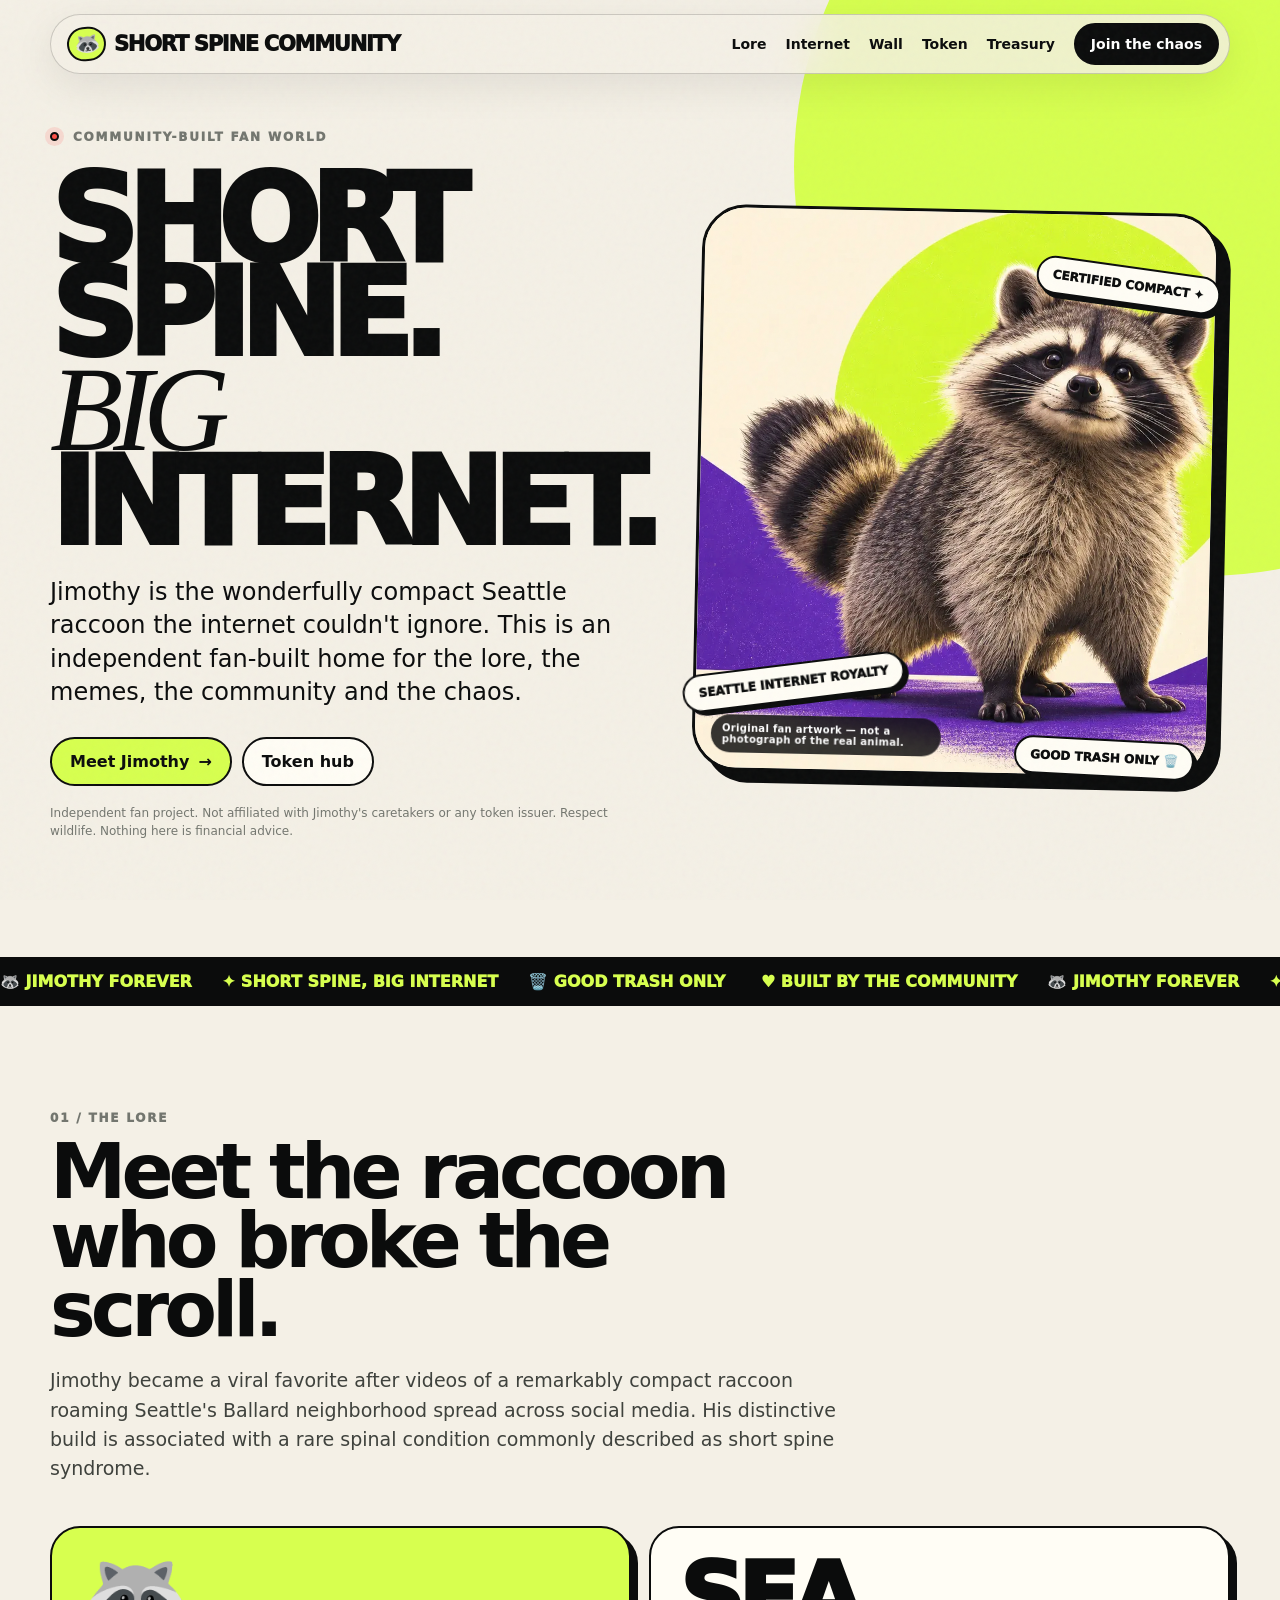
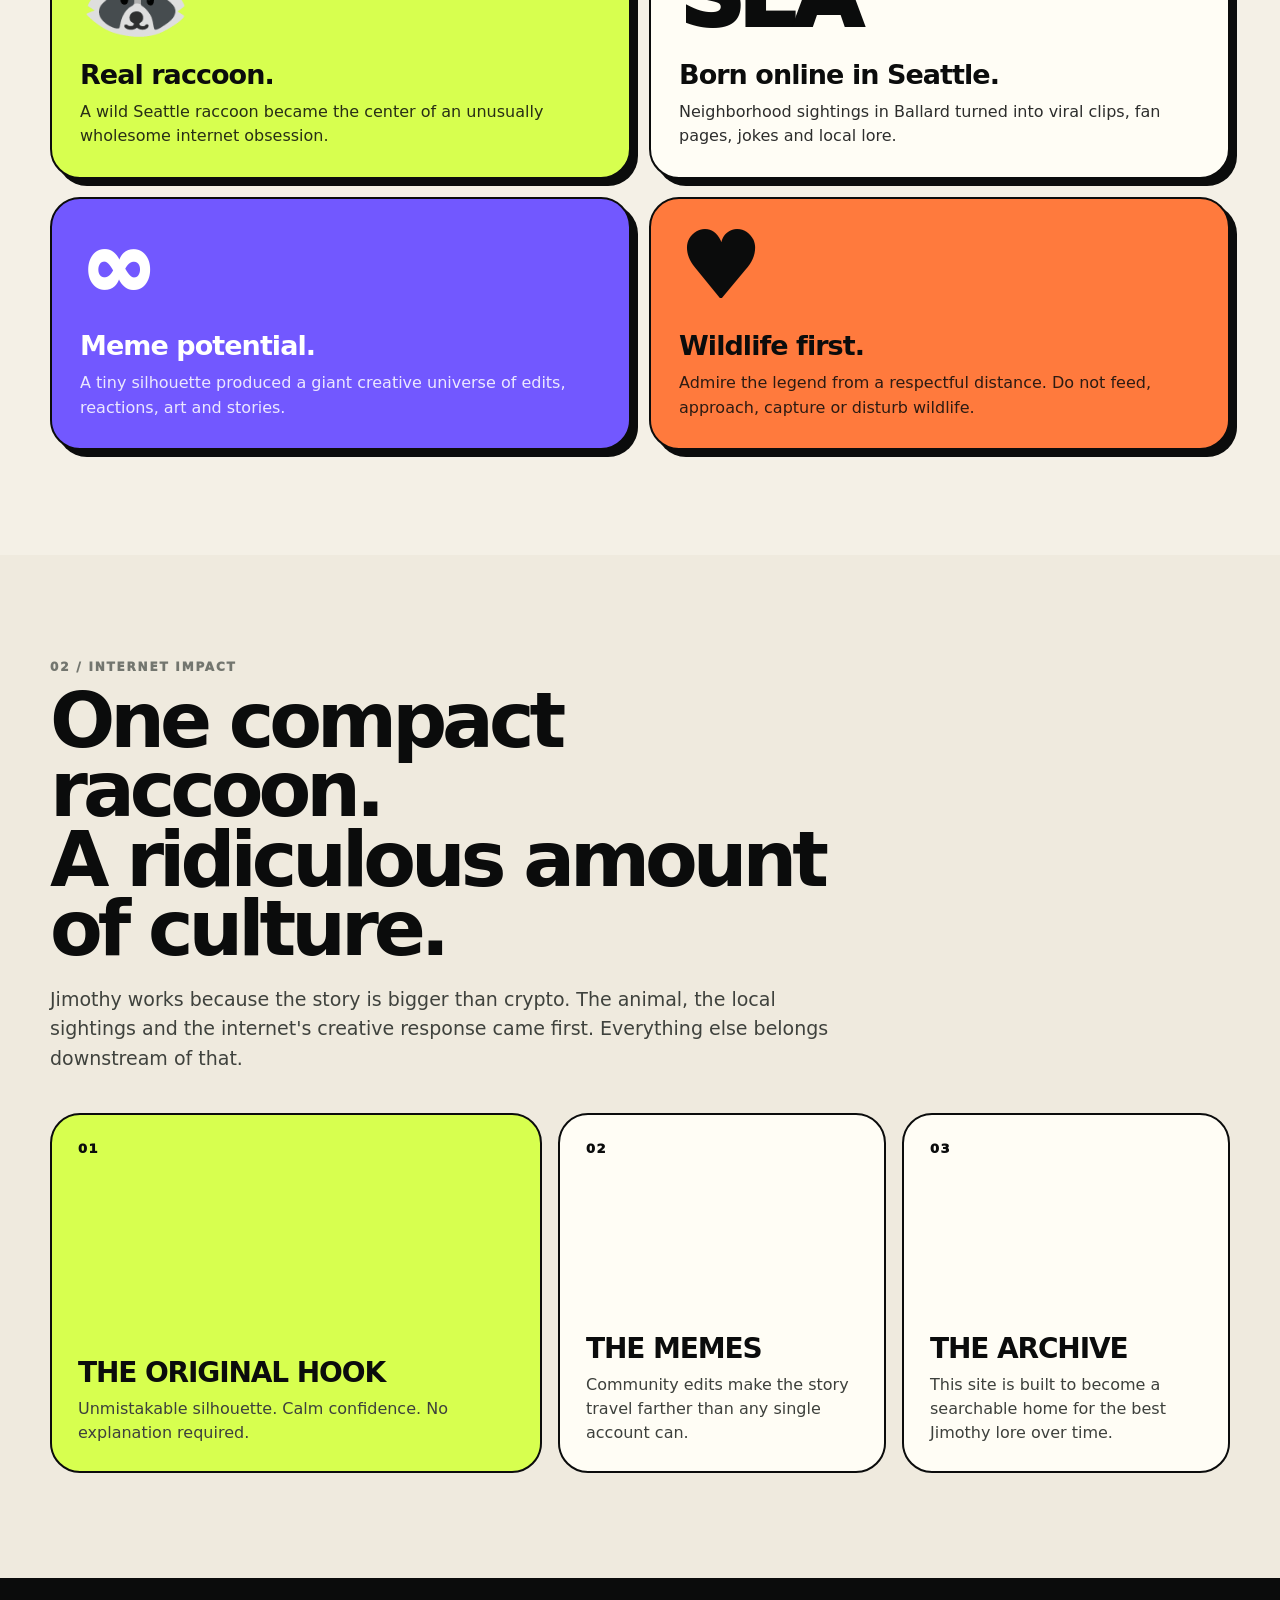
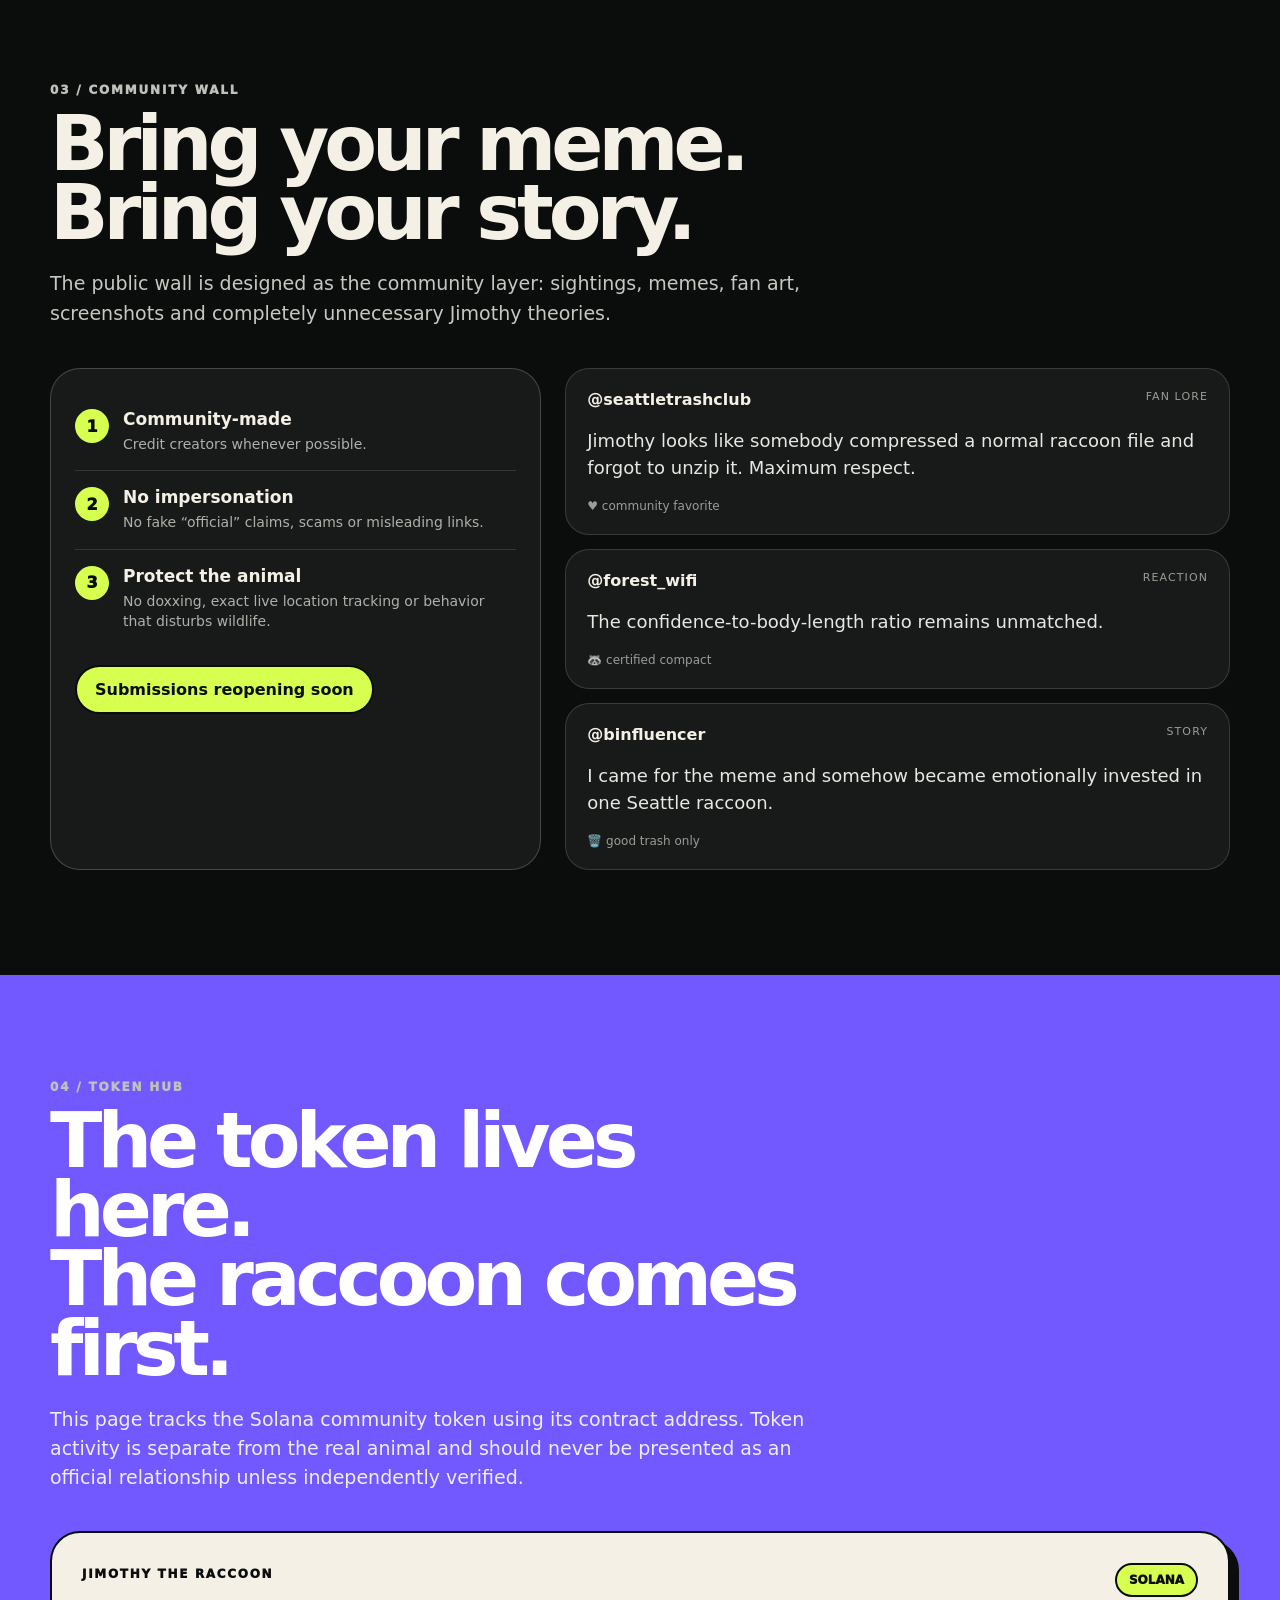
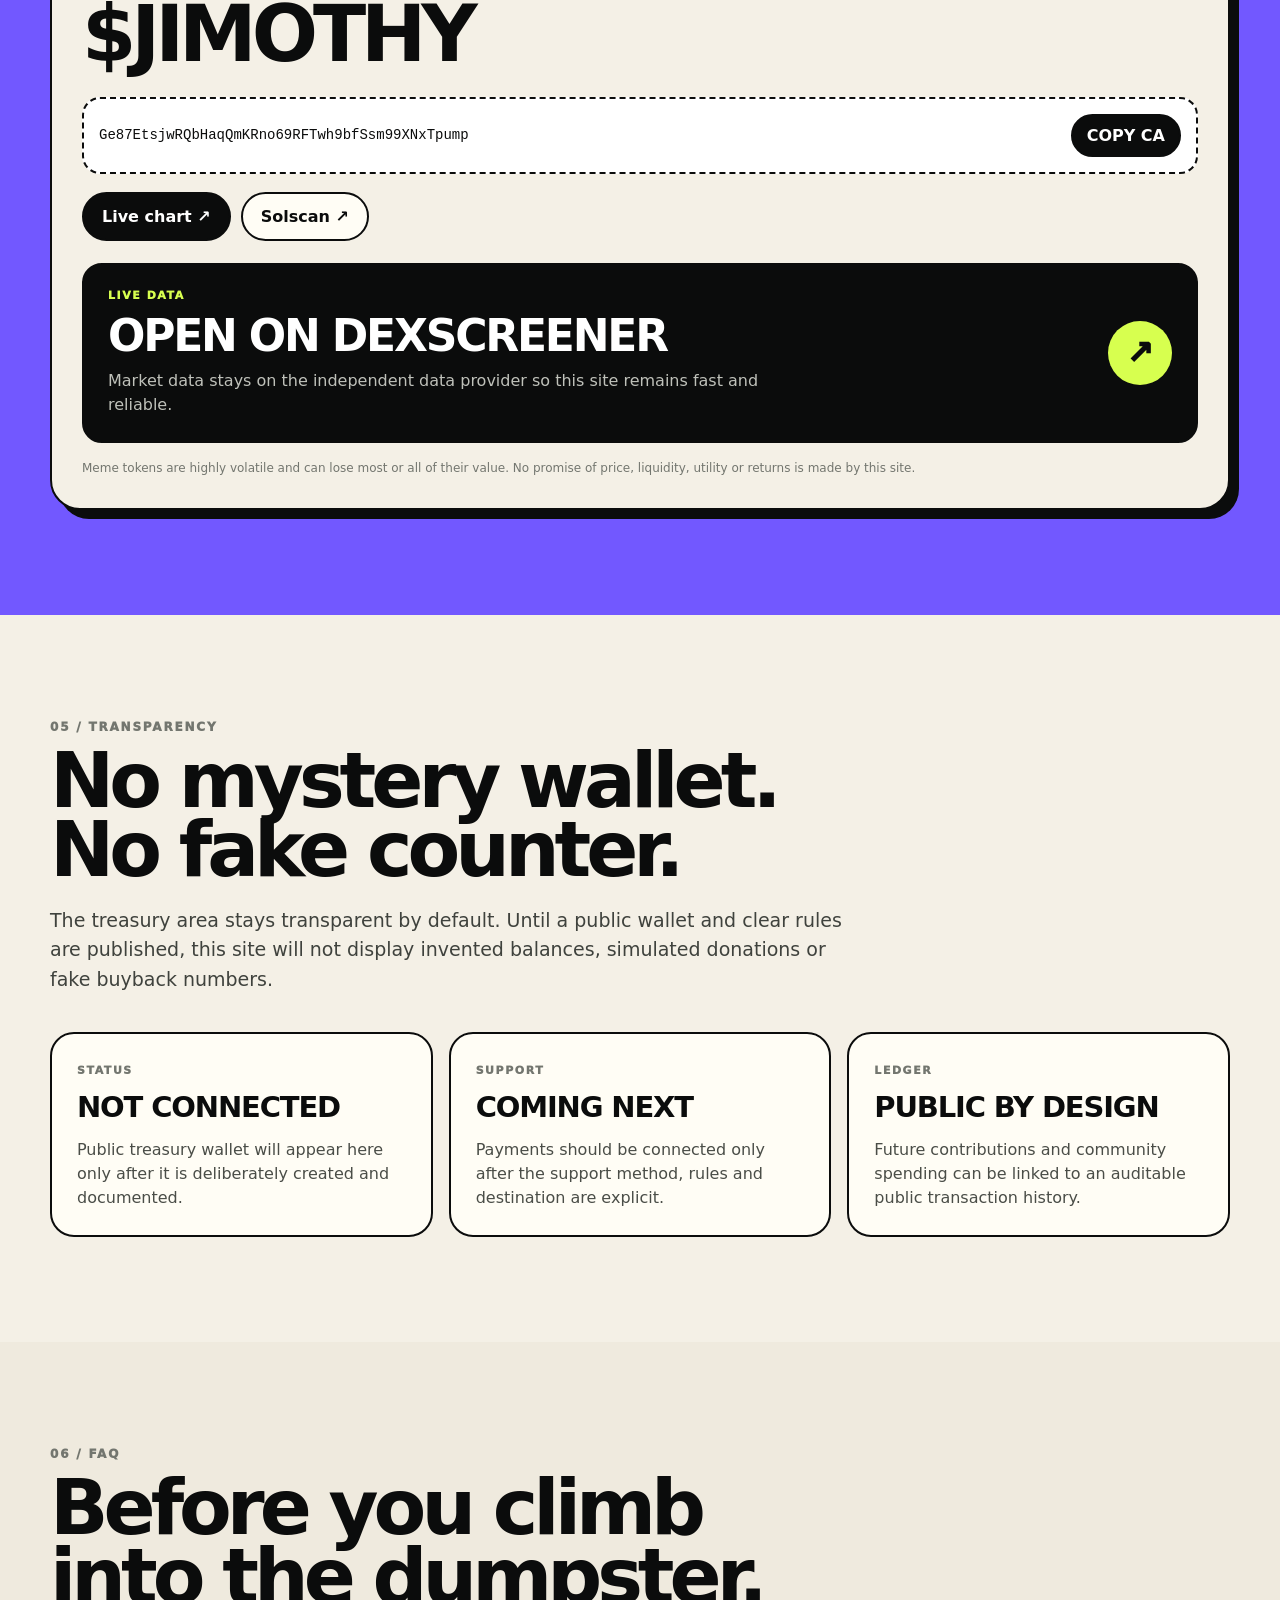
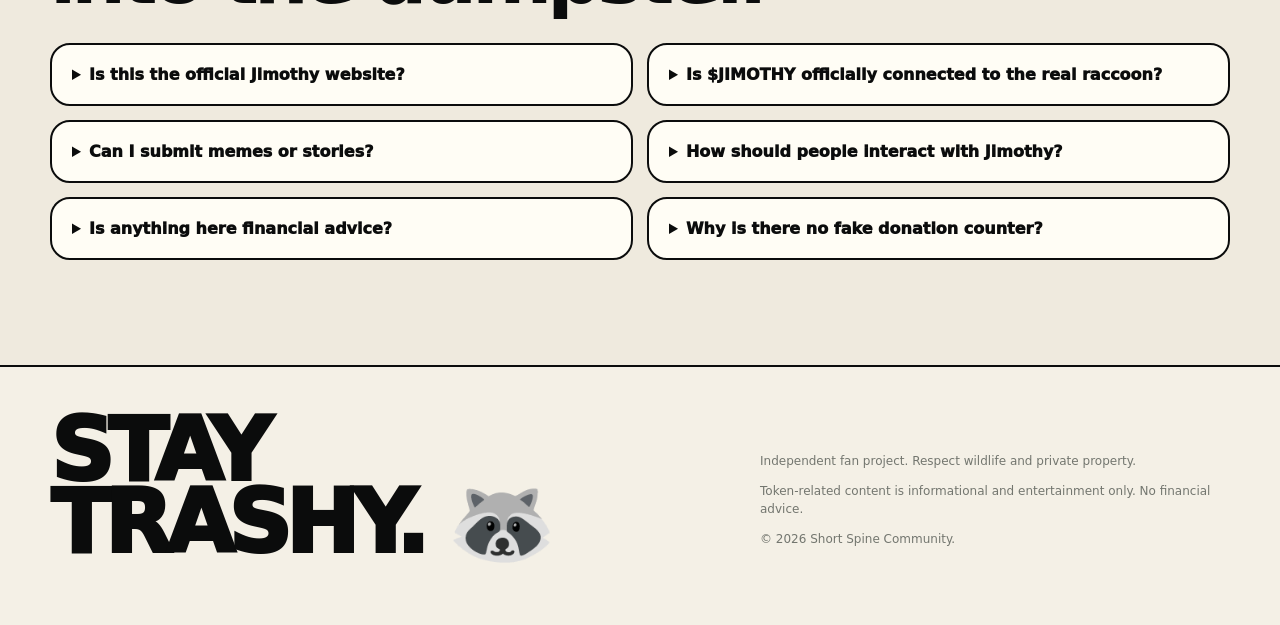
<file: index.html>
<!doctype html>
<html lang="en">
<head>
  <meta charset="utf-8">
  <meta name="viewport" content="width=device-width,initial-scale=1,viewport-fit=cover">
  <meta name="theme-color" content="#d7ff4f">
  <meta name="color-scheme" content="light">
  <title>Short Spine Community — Jimothy Fan Project</title>
  <meta name="description" content="An independent community-built fan world for Jimothy: lore, memes, community, and the Jimothy token hub.">
  <link rel="canonical" href="https://short-spine-community.github.io/">
  <meta property="og:title" content="Short Spine Community — Jimothy Fan Project">
  <meta property="og:description" content="The compact Seattle raccoon that broke the internet. Lore, memes, community and a clearly separated token hub.">
  <meta property="og:type" content="website">
  <meta property="og:url" content="https://short-spine-community.github.io/">
  <meta property="og:site_name" content="Short Spine Community">
  <meta property="og:image" content="https://short-spine-community.github.io/assets/og-jimothy.jpg">
  <meta property="og:image:width" content="1200">
  <meta property="og:image:height" content="630">
  <meta property="og:image:alt" content="Original stylized fan artwork of a compact raccoon in the Jimothy World color palette">
  <meta name="twitter:card" content="summary_large_image">
  <meta name="twitter:title" content="Short Spine Community — Jimothy Fan Project">
  <meta name="twitter:description" content="An independent community-built fan world for Jimothy.">
  <meta name="twitter:image" content="https://short-spine-community.github.io/assets/og-jimothy.jpg">
  <link rel="icon" href="assets/favicon.svg" type="image/svg+xml">
  <link rel="manifest" href="site.webmanifest">
  <link rel="preload" href="assets/jimothy-hero.webp" as="image" type="image/webp" fetchpriority="high">
  <link rel="stylesheet" href="styles.css">
</head>
<body id="top">
  <a class="skip-link" href="#main-content">Skip to content</a>
  <div class="noise" aria-hidden="true"></div>

  <header class="site-header">
    <div class="nav shell">
      <a class="brand" href="#top" aria-label="Short Spine Community home">
        <span class="brand-mark">🦝</span><span>SHORT SPINE COMMUNITY</span>
      </a>

      <button class="menu-button" id="menuButton" aria-label="Open menu" aria-expanded="false">MENU</button>

      <nav class="nav-links" id="navLinks" aria-label="Primary navigation">
        <a href="#lore">Lore</a>
        <a href="#internet">Internet</a>
        <a href="#wall">Wall</a>
        <a href="#token">Token</a>
        <a href="#treasury">Treasury</a>
        <a class="nav-cta" href="#wall">Join the chaos</a>
      </nav>
    </div>
  </header>

  <main id="main-content">
    <section class="hero section">
      <div class="shell hero-grid">
        <div class="hero-copy reveal">
          <div class="eyebrow"><span class="live-dot"></span> community-built fan world</div>
          <h1>SHORT<br>SPINE.<br><em>BIG</em> INTERNET.</h1>
          <p class="hero-lede">
            Jimothy is the wonderfully compact Seattle raccoon the internet couldn't ignore.
            This is an independent fan-built home for the lore, the memes, the community and the chaos.
          </p>
          <div class="button-row">
            <a class="button primary" href="#lore">Meet Jimothy <span>→</span></a>
            <a class="button secondary" href="#token">Token hub</a>
          </div>
          <p class="fineprint">
            Independent fan project. Not affiliated with Jimothy's caretakers or any token issuer.
            Respect wildlife. Nothing here is financial advice.
          </p>
        </div>

        <div class="hero-art reveal">
          <figure class="raccoon-card">
            <img src="assets/jimothy-hero.webp" width="1400" height="933" fetchpriority="high" decoding="async" alt="Original stylized fan artwork of a remarkably compact raccoon inspired by Jimothy">
            <figcaption>Original fan artwork — not a photograph of the real animal.</figcaption>
          </figure>
          <div class="sticker sticker-a">CERTIFIED COMPACT ✦</div>
          <div class="sticker sticker-b">SEATTLE INTERNET ROYALTY</div>
          <div class="sticker sticker-c">GOOD TRASH ONLY 🗑️</div>
        </div>
      </div>
    </section>

    <div class="ticker" aria-hidden="true">
      <div class="ticker-track">
        <span>🦝 JIMOTHY FOREVER</span><span>✦ SHORT SPINE, BIG INTERNET</span><span>🗑️ GOOD TRASH ONLY</span>
        <span>♥ BUILT BY THE COMMUNITY</span><span>🦝 JIMOTHY FOREVER</span><span>✦ SHORT SPINE, BIG INTERNET</span>
        <span>🗑️ GOOD TRASH ONLY</span><span>♥ BUILT BY THE COMMUNITY</span>
      </div>
    </div>

    <section class="section" id="lore">
      <div class="shell">
        <div class="section-heading reveal">
          <div class="eyebrow">01 / THE LORE</div>
          <h2>Meet the raccoon<br>who broke the scroll.</h2>
          <p>
            Jimothy became a viral favorite after videos of a remarkably compact raccoon roaming Seattle's
            Ballard neighborhood spread across social media. His distinctive build is associated with a rare
            spinal condition commonly described as short spine syndrome.
          </p>
        </div>

        <div class="card-grid four">
          <article class="feature-card acid reveal">
            <div class="stat">🦝</div>
            <h3>Real raccoon.</h3>
            <p>A wild Seattle raccoon became the center of an unusually wholesome internet obsession.</p>
          </article>
          <article class="feature-card reveal">
            <div class="stat">SEA</div>
            <h3>Born online in Seattle.</h3>
            <p>Neighborhood sightings in Ballard turned into viral clips, fan pages, jokes and local lore.</p>
          </article>
          <article class="feature-card purple reveal">
            <div class="stat">∞</div>
            <h3>Meme potential.</h3>
            <p>A tiny silhouette produced a giant creative universe of edits, reactions, art and stories.</p>
          </article>
          <article class="feature-card orange reveal">
            <div class="stat">♥</div>
            <h3>Wildlife first.</h3>
            <p>Admire the legend from a respectful distance. Do not feed, approach, capture or disturb wildlife.</p>
          </article>
        </div>
      </div>
    </section>

    <section class="section internet-section" id="internet">
      <div class="shell">
        <div class="section-heading reveal">
          <div class="eyebrow">02 / INTERNET IMPACT</div>
          <h2>One compact raccoon.<br>A ridiculous amount of culture.</h2>
          <p>
            Jimothy works because the story is bigger than crypto. The animal, the local sightings and the
            internet's creative response came first. Everything else belongs downstream of that.
          </p>
        </div>

        <div class="impact-grid">
          <div class="impact-card big reveal">
            <span class="impact-number">01</span>
            <h3>THE ORIGINAL HOOK</h3>
            <p>Unmistakable silhouette. Calm confidence. No explanation required.</p>
          </div>
          <div class="impact-card reveal">
            <span class="impact-number">02</span>
            <h3>THE MEMES</h3>
            <p>Community edits make the story travel farther than any single account can.</p>
          </div>
          <div class="impact-card reveal">
            <span class="impact-number">03</span>
            <h3>THE ARCHIVE</h3>
            <p>This site is built to become a searchable home for the best Jimothy lore over time.</p>
          </div>
        </div>
      </div>
    </section>

    <section class="section dark-section" id="wall">
      <div class="shell">
        <div class="section-heading reveal">
          <div class="eyebrow light">03 / COMMUNITY WALL</div>
          <h2>Bring your meme.<br>Bring your story.</h2>
          <p>
            The public wall is designed as the community layer: sightings, memes, fan art, screenshots and
            completely unnecessary Jimothy theories.
          </p>
        </div>

        <div class="wall-layout">
          <div class="wall-rules reveal">
            <div class="rule"><span>1</span><div><strong>Community-made</strong><p>Credit creators whenever possible.</p></div></div>
            <div class="rule"><span>2</span><div><strong>No impersonation</strong><p>No fake “official” claims, scams or misleading links.</p></div></div>
            <div class="rule"><span>3</span><div><strong>Protect the animal</strong><p>No doxxing, exact live location tracking or behavior that disturbs wildlife.</p></div></div>
            <span class="button acid-button" aria-disabled="true">Submissions reopening soon</span>
          </div>

          <div class="wall-posts">
            <article class="post reveal">
              <div class="post-head"><strong>@seattletrashclub</strong><span>fan lore</span></div>
              <p>Jimothy looks like somebody compressed a normal raccoon file and forgot to unzip it. Maximum respect.</p>
              <div class="post-foot">♥ community favorite</div>
            </article>
            <article class="post reveal">
              <div class="post-head"><strong>@forest_wifi</strong><span>reaction</span></div>
              <p>The confidence-to-body-length ratio remains unmatched.</p>
              <div class="post-foot">🦝 certified compact</div>
            </article>
            <article class="post reveal">
              <div class="post-head"><strong>@binfluencer</strong><span>story</span></div>
              <p>I came for the meme and somehow became emotionally invested in one Seattle raccoon.</p>
              <div class="post-foot">🗑️ good trash only</div>
            </article>
          </div>
        </div>
      </div>
    </section>

    <section class="section token-section" id="token">
      <div class="shell">
        <div class="section-heading reveal">
          <div class="eyebrow light">04 / TOKEN HUB</div>
          <h2>The token lives here.<br>The raccoon comes first.</h2>
          <p>
            This page tracks the Solana community token using its contract address. Token activity is separate
            from the real animal and should never be presented as an official relationship unless independently verified.
          </p>
        </div>

        <div class="token-panel reveal">
          <div class="token-top">
            <div>
              <span class="token-label">JIMOTHY THE RACCOON</span>
              <h3>$JIMOTHY</h3>
            </div>
            <span class="chain-pill">SOLANA</span>
          </div>

          <div class="contract-box">
            <code id="contract">Ge87EtsjwRQbHaqQmKRno69RFTwh9bfSsm99XNxTpump</code>
            <button id="copyContract" class="copy-button" type="button">COPY CA</button>
          </div>

          <div class="token-links">
            <a class="button dark-button" href="https://dexscreener.com/solana/5PGhKctym6odbHGo2tKMST2AjmJsb2uZBQrKkn4ZuFT5" target="_blank" rel="noopener">Live chart ↗</a>
            <a class="button secondary" href="https://solscan.io/token/Ge87EtsjwRQbHaqQmKRno69RFTwh9bfSsm99XNxTpump" target="_blank" rel="noopener">Solscan ↗</a>
          </div>

          <div class="market-status" aria-label="Live market data status">
            <div>
              <span class="market-kicker">LIVE DATA</span>
              <strong>OPEN ON DEXSCREENER</strong>
              <p>Market data stays on the independent data provider so this site remains fast and reliable.</p>
            </div>
            <a class="market-arrow" href="https://dexscreener.com/solana/5PGhKctym6odbHGo2tKMST2AjmJsb2uZBQrKkn4ZuFT5" target="_blank" rel="noopener" aria-label="Open live Jimothy chart on DexScreener">↗</a>
          </div>

          <p class="token-warning">
            Meme tokens are highly volatile and can lose most or all of their value. No promise of price,
            liquidity, utility or returns is made by this site.
          </p>
        </div>
      </div>
    </section>

    <section class="section" id="treasury">
      <div class="shell">
        <div class="section-heading reveal">
          <div class="eyebrow">05 / TRANSPARENCY</div>
          <h2>No mystery wallet.<br>No fake counter.</h2>
          <p>
            The treasury area stays transparent by default. Until a public wallet and clear rules are published,
            this site will not display invented balances, simulated donations or fake buyback numbers.
          </p>
        </div>

        <div class="treasury-grid">
          <article class="treasury-card reveal">
            <span>STATUS</span>
            <strong>NOT CONNECTED</strong>
            <p>Public treasury wallet will appear here only after it is deliberately created and documented.</p>
          </article>
          <article class="treasury-card reveal">
            <span>SUPPORT</span>
            <strong>COMING NEXT</strong>
            <p>Payments should be connected only after the support method, rules and destination are explicit.</p>
          </article>
          <article class="treasury-card reveal">
            <span>LEDGER</span>
            <strong>PUBLIC BY DESIGN</strong>
            <p>Future contributions and community spending can be linked to an auditable public transaction history.</p>
          </article>
        </div>
      </div>
    </section>

    <section class="section faq-section">
      <div class="shell">
        <div class="section-heading reveal">
          <div class="eyebrow">06 / FAQ</div>
          <h2>Before you climb<br>into the dumpster.</h2>
        </div>

        <div class="faq-grid">
          <details class="reveal">
            <summary>Is this the official Jimothy website?</summary>
            <p>No. This is an independent fan-built project. Any future official relationship should be explicitly verified.</p>
          </details>
          <details class="reveal">
            <summary>Is $JIMOTHY officially connected to the real raccoon?</summary>
            <p>This site does not claim such a relationship. The token section is presented as a separate community layer.</p>
          </details>
          <details class="reveal">
            <summary>Can I submit memes or stories?</summary>
            <p>Submissions are temporarily paused while a privacy-first moderation flow is prepared. The archive will reopen without exposing contributor account details.</p>
          </details>
          <details class="reveal">
            <summary>How should people interact with Jimothy?</summary>
            <p>From a respectful distance. Do not feed, approach, capture, track or disturb Jimothy or any other wild animal, and do not publish precise live locations.</p>
          </details>
          <details class="reveal">
            <summary>Is anything here financial advice?</summary>
            <p>No. The token hub is informational and for entertainment only. Meme tokens are highly volatile and can lose most or all of their value.</p>
          </details>
          <details class="reveal">
            <summary>Why is there no fake donation counter?</summary>
            <p>Because a production site should show real, auditable information. A public treasury can be added when it actually exists.</p>
          </details>
        </div>
      </div>
    </section>
  </main>

  <footer>
    <div class="shell footer-grid">
      <div class="footer-mark">STAY<br>TRASHY. 🦝</div>
      <div class="footer-copy">
        <p>Independent fan project. Respect wildlife and private property.</p>
        <p>Token-related content is informational and entertainment only. No financial advice.</p>
        <p>© <span id="year"></span> Short Spine Community.</p>
      </div>
    </div>
  </footer>

  <div class="toast" id="toast" role="status" aria-live="polite"></div>
  <script src="app.js" defer></script>
</body>
</html>
</file>
<file: styles.css>
:root{
  --ink:#0b0c0c;
  --paper:#f4f0e6;
  --cream:#fffdf5;
  --acid:#d7ff4f;
  --purple:#7258ff;
  --orange:#ff7a3d;
  --muted:#73766f;
  --line:rgba(11,12,12,.18);
  --radius:30px;
}
*{box-sizing:border-box}
html{scroll-behavior:smooth}
body{
  margin:0;
  background:var(--paper);
  color:var(--ink);
  font-family:Inter,ui-sans-serif,system-ui,-apple-system,BlinkMacSystemFont,"Segoe UI",sans-serif;
  overflow-x:hidden;
}
body.menu-open{overflow:hidden}
a{color:inherit;text-decoration:none}
button{font:inherit}
img{display:block;max-width:100%}
.skip-link{position:fixed;left:16px;top:12px;z-index:200;transform:translateY(-180%);background:var(--ink);color:white;padding:11px 16px;border-radius:999px;font-weight:900}
.skip-link:focus{transform:none}
.button:focus-visible,.menu-button:focus-visible,.copy-button:focus-visible,a:focus-visible,summary:focus-visible{outline:4px solid var(--orange);outline-offset:3px}
.shell{width:min(1180px,calc(100% - 32px));margin-inline:auto}
.noise{
  position:fixed;inset:0;z-index:999;pointer-events:none;opacity:.035;
  background-image:url("data:image/svg+xml,%3Csvg viewBox='0 0 180 180' xmlns='http://www.w3.org/2000/svg'%3E%3Cfilter id='n'%3E%3CfeTurbulence type='fractalNoise' baseFrequency='.92' numOctaves='3' stitchTiles='stitch'/%3E%3C/filter%3E%3Crect width='100%25' height='100%25' filter='url(%23n)'/%3E%3C/svg%3E");
}
.site-header{position:fixed;top:14px;left:0;right:0;z-index:80}
.nav{
  min-height:58px;padding:8px 10px 8px 16px;border:1px solid var(--line);border-radius:999px;
  background:rgba(244,240,230,.82);backdrop-filter:blur(18px);display:flex;align-items:center;justify-content:space-between;
  box-shadow:0 12px 40px rgba(0,0,0,.08);
}
.brand{display:flex;align-items:center;gap:8px;font-size:21px;font-weight:1000;letter-spacing:-.06em}
.brand-mark{display:grid;place-items:center;width:39px;height:34px;border:2px solid var(--ink);border-radius:999px;background:var(--acid);transform:rotate(-6deg)}
.nav-links{display:flex;align-items:center;gap:19px;font-weight:800;font-size:14px}
.nav-links a{transition:.2s opacity,.2s transform}
.nav-links a:hover{opacity:.65;transform:translateY(-1px)}
.nav-cta{background:var(--ink);color:#fff;padding:11px 15px;border-radius:999px;border:2px solid var(--ink)}
.menu-button{display:none;border:2px solid var(--ink);background:var(--ink);color:white;border-radius:999px;padding:10px 14px;font-weight:900}
.section{padding:105px 0}
.hero{min-height:100svh;padding-top:130px;display:grid;align-items:center;position:relative;overflow:hidden}
.hero:before{
  content:"";position:absolute;width:64vw;height:64vw;right:-26vw;top:-19vw;background:var(--acid);border-radius:50%;z-index:-2
}
.hero-grid{display:grid;grid-template-columns:1.03fr .97fr;gap:34px;align-items:center}
.eyebrow{font-size:12px;font-weight:1000;letter-spacing:.15em;text-transform:uppercase;color:var(--muted)}
.eyebrow.light{color:#bfc1ba}
.live-dot{display:inline-block;width:9px;height:9px;background:#ff5148;border:2px solid var(--ink);border-radius:50%;margin-right:8px;box-shadow:0 0 0 5px rgba(255,81,72,.14)}
h1{font-size:clamp(62px,9.4vw,136px);line-height:.78;letter-spacing:-.085em;margin:30px 0 26px;font-weight:1000}
h1 em{font-family:Georgia,serif;font-weight:500}
.hero-lede{font-size:clamp(19px,2vw,24px);line-height:1.38;max-width:680px}
.button-row{display:flex;gap:10px;flex-wrap:wrap;margin-top:28px}
.button{display:inline-flex;align-items:center;justify-content:center;gap:9px;padding:13px 18px;border:2px solid var(--ink);border-radius:999px;font-weight:900;transition:.18s transform,.18s box-shadow,.18s background}
.button:hover{transform:translateY(-2px);box-shadow:5px 5px 0 var(--ink)}
.button.primary{background:var(--acid)}
.button.secondary{background:var(--cream)}
.button.dark-button{background:var(--ink);color:white}
.acid-button{background:var(--acid);color:var(--ink)}
.fineprint{font-size:12px;line-height:1.5;color:var(--muted);margin-top:18px;max-width:650px}
.hero-art{position:relative;min-height:620px;isolation:isolate}
.raccoon-card{position:absolute;inset:28px 0 26px 10px;margin:0;border:3px solid var(--ink);border-radius:44px;overflow:hidden;background:var(--cream);box-shadow:12px 12px 0 var(--ink);transform:rotate(1.2deg);animation:float 5s ease-in-out infinite}
.raccoon-card img{width:100%;height:100%;object-fit:cover;object-position:56% center}
.raccoon-card figcaption{position:absolute;left:16px;bottom:15px;max-width:230px;background:rgba(11,12,12,.83);color:white;padding:8px 11px;border-radius:999px;font-size:10px;font-weight:800;letter-spacing:.03em;backdrop-filter:blur(8px)}
@keyframes float{50%{transform:translateY(-7px) rotate(-.4deg)}}
.sticker{position:absolute;border:2px solid var(--ink);background:var(--cream);border-radius:999px;padding:10px 14px;font-size:12px;font-weight:1000;box-shadow:4px 4px 0 var(--ink)}
.sticker-a{right:-7px;top:85px;transform:rotate(8deg)}
.sticker-b{left:-5px;bottom:100px;transform:rotate(-7deg)}
.sticker-c{right:20px;bottom:24px;transform:rotate(3deg)}
.ticker{background:var(--ink);color:var(--acid);border-block:2px solid var(--ink);overflow:hidden;white-space:nowrap}
.ticker-track{display:inline-block;padding:13px 0;animation:ticker 24s linear infinite;font-weight:1000}
.ticker span{margin-right:30px}
@keyframes ticker{to{transform:translateX(-50%)}}
.section-heading{max-width:800px}
.section-heading h2{font-size:clamp(46px,6vw,84px);line-height:.9;letter-spacing:-.065em;margin:12px 0 22px}
.section-heading p{font-size:19px;line-height:1.55;color:#3f423d}
.card-grid{display:grid;gap:18px;margin-top:42px}
.card-grid.four{grid-template-columns:repeat(2,1fr)}
.feature-card{border:2px solid var(--ink);border-radius:var(--radius);padding:28px;background:var(--cream);box-shadow:7px 7px 0 var(--ink);min-height:245px}
.feature-card.acid{background:var(--acid)}
.feature-card.purple{background:var(--purple);color:white}
.feature-card.orange{background:var(--orange)}
.stat{font-size:clamp(45px,7vw,92px);font-weight:1000;letter-spacing:-.07em;line-height:.9}
.feature-card h3{font-size:27px;letter-spacing:-.035em;margin:22px 0 10px}
.feature-card p{font-size:16px;line-height:1.55;margin:0;opacity:.86}
.internet-section{background:#efeade}
.impact-grid{display:grid;grid-template-columns:1.2fr .8fr .8fr;gap:16px;margin-top:40px}
.impact-card{border:2px solid var(--ink);border-radius:var(--radius);background:var(--cream);padding:26px;min-height:260px;display:flex;flex-direction:column;justify-content:flex-end}
.impact-card.big{background:var(--acid);min-height:360px}
.impact-number{font-size:13px;font-weight:1000;letter-spacing:.12em;margin-bottom:auto}
.impact-card h3{font-size:28px;margin:20px 0 8px;letter-spacing:-.04em}
.impact-card p{line-height:1.5;margin:0;color:#3d403c}
.dark-section{background:var(--ink);color:var(--paper)}
.dark-section .section-heading p{color:#c6c8c1}
.wall-layout{display:grid;grid-template-columns:.85fr 1.15fr;gap:24px;margin-top:40px}
.wall-rules{border:1px solid rgba(255,255,255,.2);border-radius:var(--radius);padding:24px;background:rgba(255,255,255,.055)}
.rule{display:flex;gap:14px;padding:16px 0;border-bottom:1px solid rgba(255,255,255,.12)}
.rule:last-of-type{border-bottom:0}
.rule>span{display:grid;place-items:center;flex:0 0 34px;width:34px;height:34px;border-radius:50%;background:var(--acid);color:var(--ink);font-weight:1000}
.rule strong{font-size:17px}
.rule p{margin:5px 0 0;color:#aeb1aa;line-height:1.45;font-size:14px}
.wall-rules .button{margin-top:18px}
.wall-posts{display:grid;gap:14px}
.post{border:1px solid rgba(255,255,255,.14);border-radius:24px;padding:21px;background:#181a19}
.post-head{display:flex;justify-content:space-between;gap:15px}
.post-head strong{font-size:16px}
.post-head span{font-size:11px;text-transform:uppercase;letter-spacing:.1em;color:#9a9d96}
.post p{font-size:18px;line-height:1.5;color:#e7e8e3}
.post-foot{font-size:12px;color:#999d95}
.token-section{background:var(--purple);color:white}
.token-section .section-heading p{color:#efedff}
.token-panel{margin-top:38px;border:2px solid var(--ink);border-radius:var(--radius);padding:30px;background:var(--paper);color:var(--ink);box-shadow:9px 9px 0 var(--ink)}
.token-top{display:flex;justify-content:space-between;align-items:start;gap:18px}
.token-label{font-weight:1000;font-size:12px;letter-spacing:.14em}
.token-top h3{font-size:clamp(44px,7vw,78px);margin:7px 0 0;letter-spacing:-.065em}
.chain-pill{background:var(--acid);border:2px solid var(--ink);border-radius:999px;padding:8px 12px;font-size:12px;font-weight:1000}
.contract-box{display:flex;align-items:center;justify-content:space-between;gap:14px;border:2px dashed var(--ink);border-radius:18px;padding:15px;margin:18px 0;background:white}
.contract-box code{font-size:14px;overflow-wrap:anywhere}
.copy-button{border:2px solid var(--ink);background:var(--ink);color:white;border-radius:999px;padding:10px 14px;font-weight:900;cursor:pointer;white-space:nowrap}
.token-links{display:flex;gap:10px;flex-wrap:wrap}
.market-status{margin-top:22px;border:2px solid var(--ink);border-radius:20px;background:var(--ink);color:white;padding:24px;display:flex;align-items:center;justify-content:space-between;gap:24px}
.market-status div{max-width:660px}
.market-kicker{display:block;color:var(--acid);font-size:11px;font-weight:1000;letter-spacing:.14em;margin-bottom:8px}
.market-status strong{display:block;font-size:clamp(24px,4vw,44px);letter-spacing:-.05em}
.market-status p{margin:8px 0 0;color:#bfc1ba;line-height:1.5}
.market-arrow{display:grid;place-items:center;flex:0 0 64px;width:64px;height:64px;border-radius:50%;background:var(--acid);color:var(--ink);font-size:32px;font-weight:1000;transition:.18s transform}
.market-arrow:hover{transform:rotate(8deg) scale(1.05)}
.token-warning{font-size:12px;line-height:1.55;color:var(--muted);margin:16px 0 0}
.treasury-grid{display:grid;grid-template-columns:repeat(3,1fr);gap:16px;margin-top:38px}
.treasury-card{border:2px solid var(--ink);border-radius:24px;padding:25px;background:var(--cream)}
.treasury-card span{font-size:11px;letter-spacing:.14em;font-weight:1000;color:var(--muted)}
.treasury-card strong{display:block;font-size:29px;letter-spacing:-.04em;margin:12px 0 14px}
.treasury-card p{line-height:1.5;color:#4a4d47;margin:0}
.faq-section{background:#efeade}
.faq-grid{display:grid;grid-template-columns:1fr 1fr;gap:14px;margin-top:32px}
.faq-grid details{border:2px solid var(--ink);border-radius:20px;background:var(--cream);padding:20px}
.faq-grid summary{font-weight:1000;cursor:pointer}
.faq-grid p{line-height:1.5;color:#4a4c47}
footer{border-top:2px solid var(--ink);padding:48px 0 65px}
.footer-grid{display:flex;align-items:end;justify-content:space-between;gap:30px}
.footer-mark{font-size:clamp(44px,7vw,88px);line-height:.82;letter-spacing:-.07em;font-weight:1000}
.footer-copy{max-width:470px;font-size:12px;color:var(--muted);line-height:1.5}
.toast{position:fixed;right:18px;bottom:18px;z-index:120;background:var(--ink);color:white;padding:13px 17px;border-radius:999px;font-weight:900;transform:translateY(90px);opacity:0;transition:.22s}
.toast.show{transform:none;opacity:1}
.reveal{opacity:0;transform:translateY(24px);transition:.65s opacity ease,.65s transform ease}
.reveal.visible{opacity:1;transform:none}

@media (max-width:940px){
  .hero-grid,.wall-layout{grid-template-columns:1fr}
  .hero-art{order:-1;min-height:520px}
  .hero{padding-top:105px}
  .impact-grid{grid-template-columns:1fr 1fr}
  .impact-card.big{grid-column:1/-1;min-height:300px}
  .treasury-grid{grid-template-columns:1fr}
  .menu-button{display:block}
  .nav-links{
    display:none;position:fixed;top:84px;left:16px;right:16px;padding:18px;border:2px solid var(--ink);border-radius:24px;
    background:var(--paper);box-shadow:8px 8px 0 var(--ink);flex-direction:column;align-items:stretch;font-size:18px
  }
  .nav-links.open{display:flex}
  .nav-links a{padding:9px 6px}
}
@media (max-width:650px){
  .shell{width:min(100% - 20px,1180px)}
  .section{padding:76px 0}
  .hero-art{min-height:430px}
  .raccoon-card{inset:22px 0 20px 0;border-radius:30px;box-shadow:7px 7px 0 var(--ink)}
  .raccoon-card img{object-position:62% center}
  .raccoon-card figcaption{left:10px;bottom:10px;max-width:190px;font-size:9px}
  .sticker{font-size:10px;padding:8px 9px}
  .sticker-a{right:0;top:65px}
  .sticker-b{left:0;bottom:68px}
  .sticker-c{right:8px;bottom:6px}
  .card-grid.four,.impact-grid,.faq-grid{grid-template-columns:1fr}
  .impact-card.big{grid-column:auto}
  .contract-box{align-items:flex-start;flex-direction:column}
  .market-status{align-items:flex-start;padding:20px}
  .market-arrow{flex-basis:52px;width:52px;height:52px;font-size:26px}
  .token-panel{padding:20px}
  .footer-grid{flex-direction:column;align-items:flex-start}
}
@media (prefers-reduced-motion:reduce){
  *{scroll-behavior:auto!important;animation-duration:.01ms!important;animation-iteration-count:1!important;transition-duration:.01ms!important}
  .reveal{opacity:1;transform:none}
}
</file>
